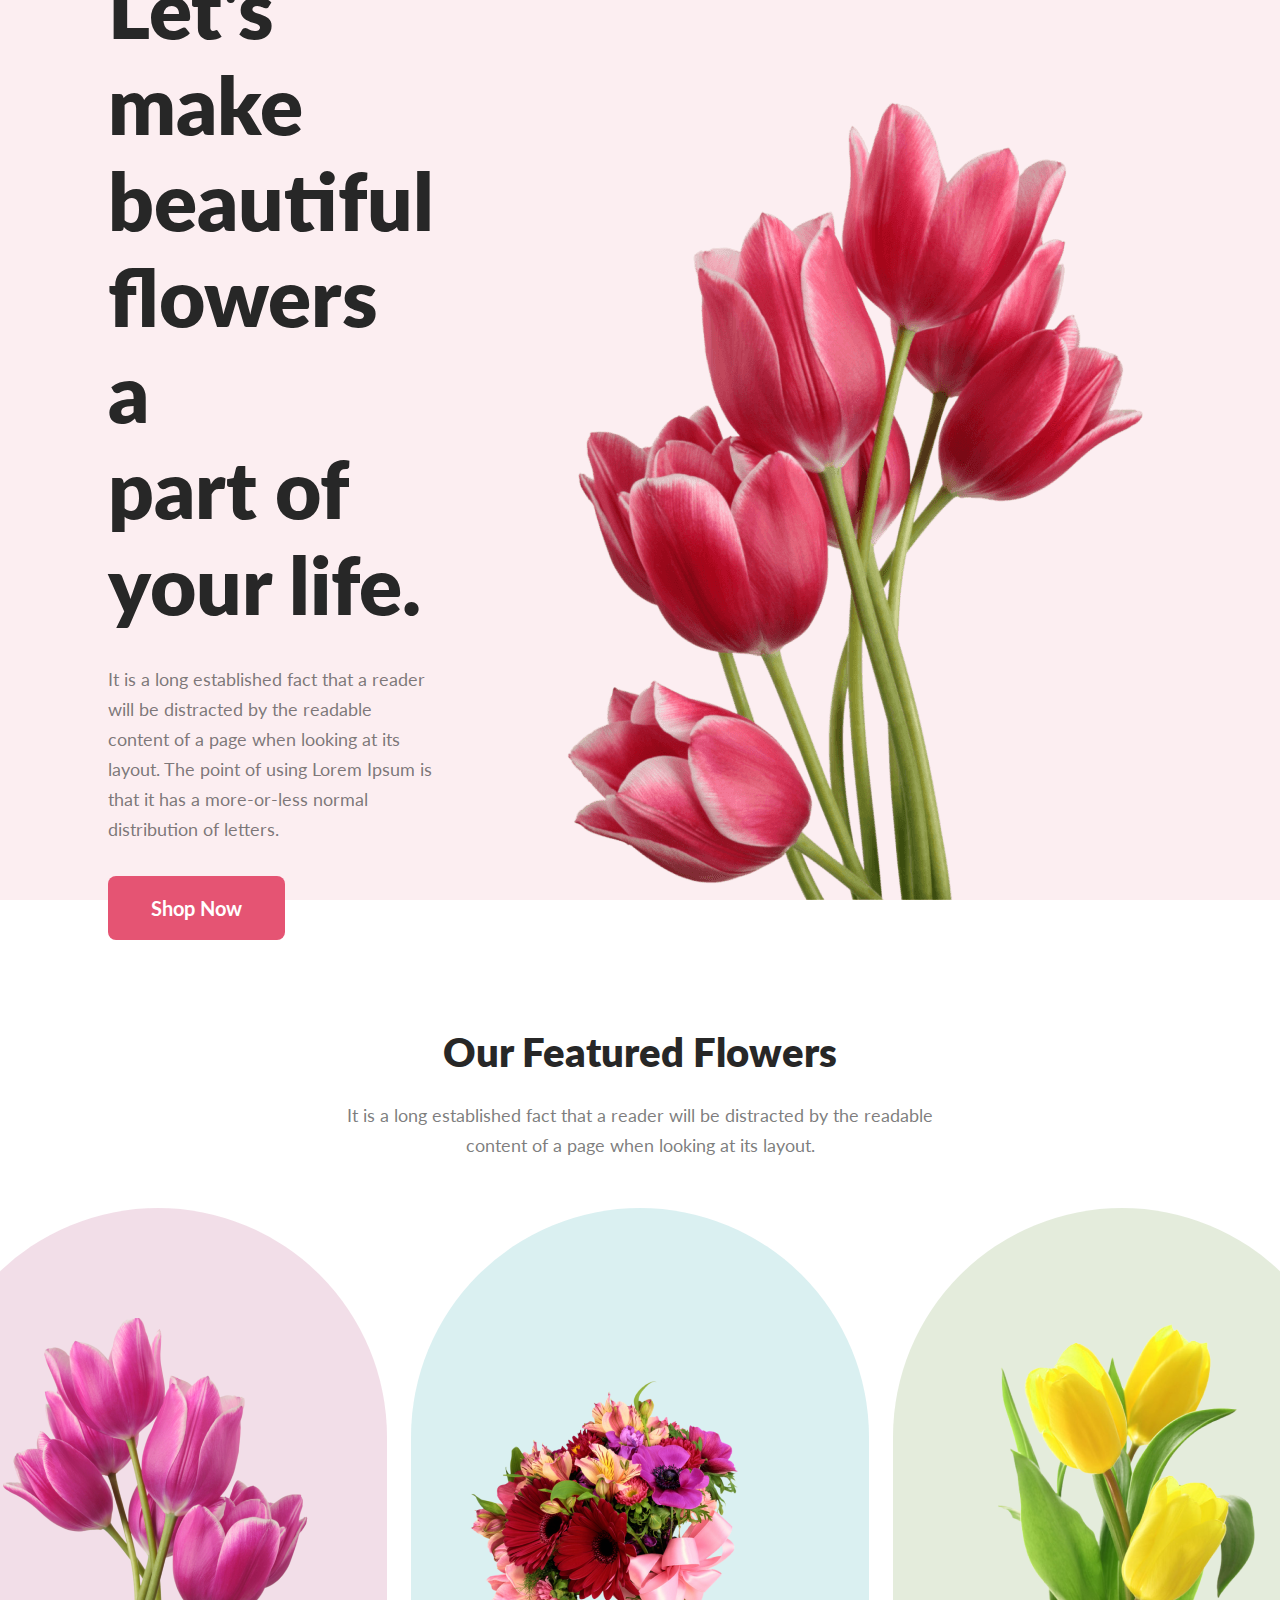
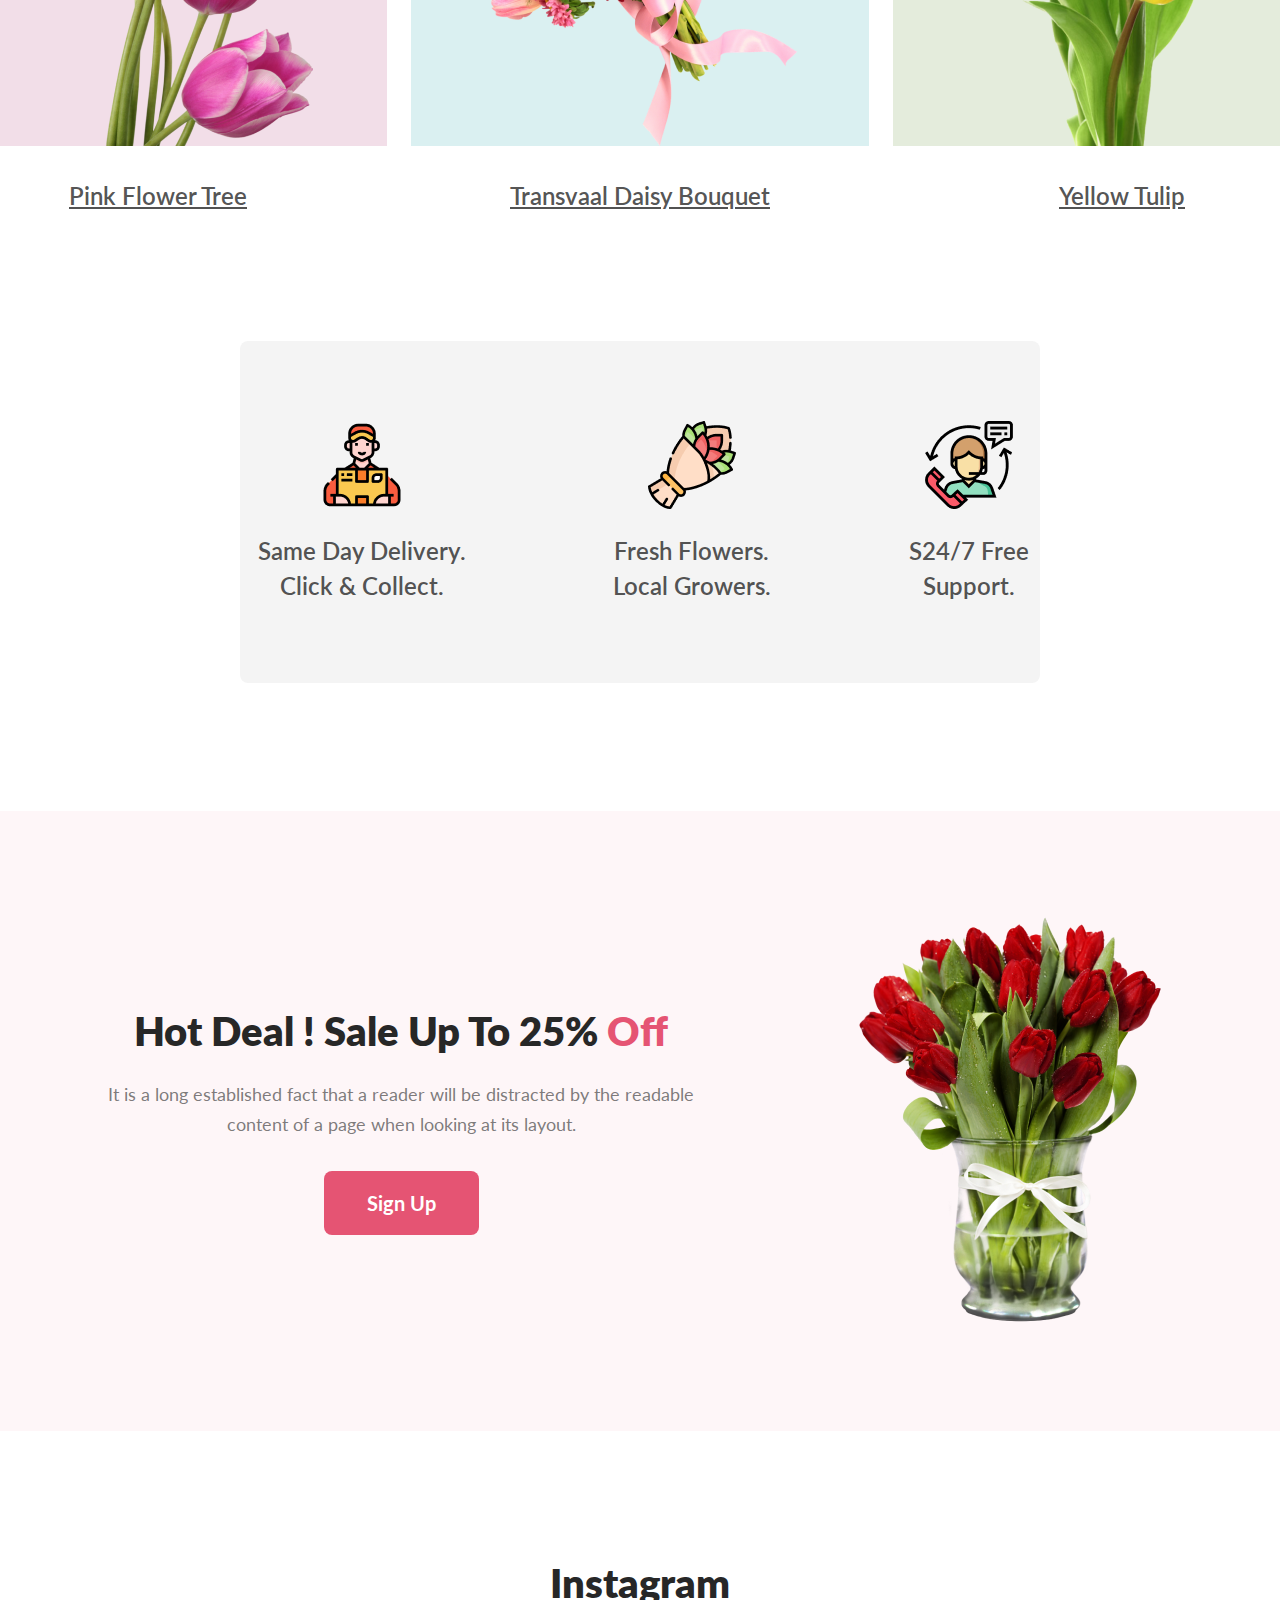
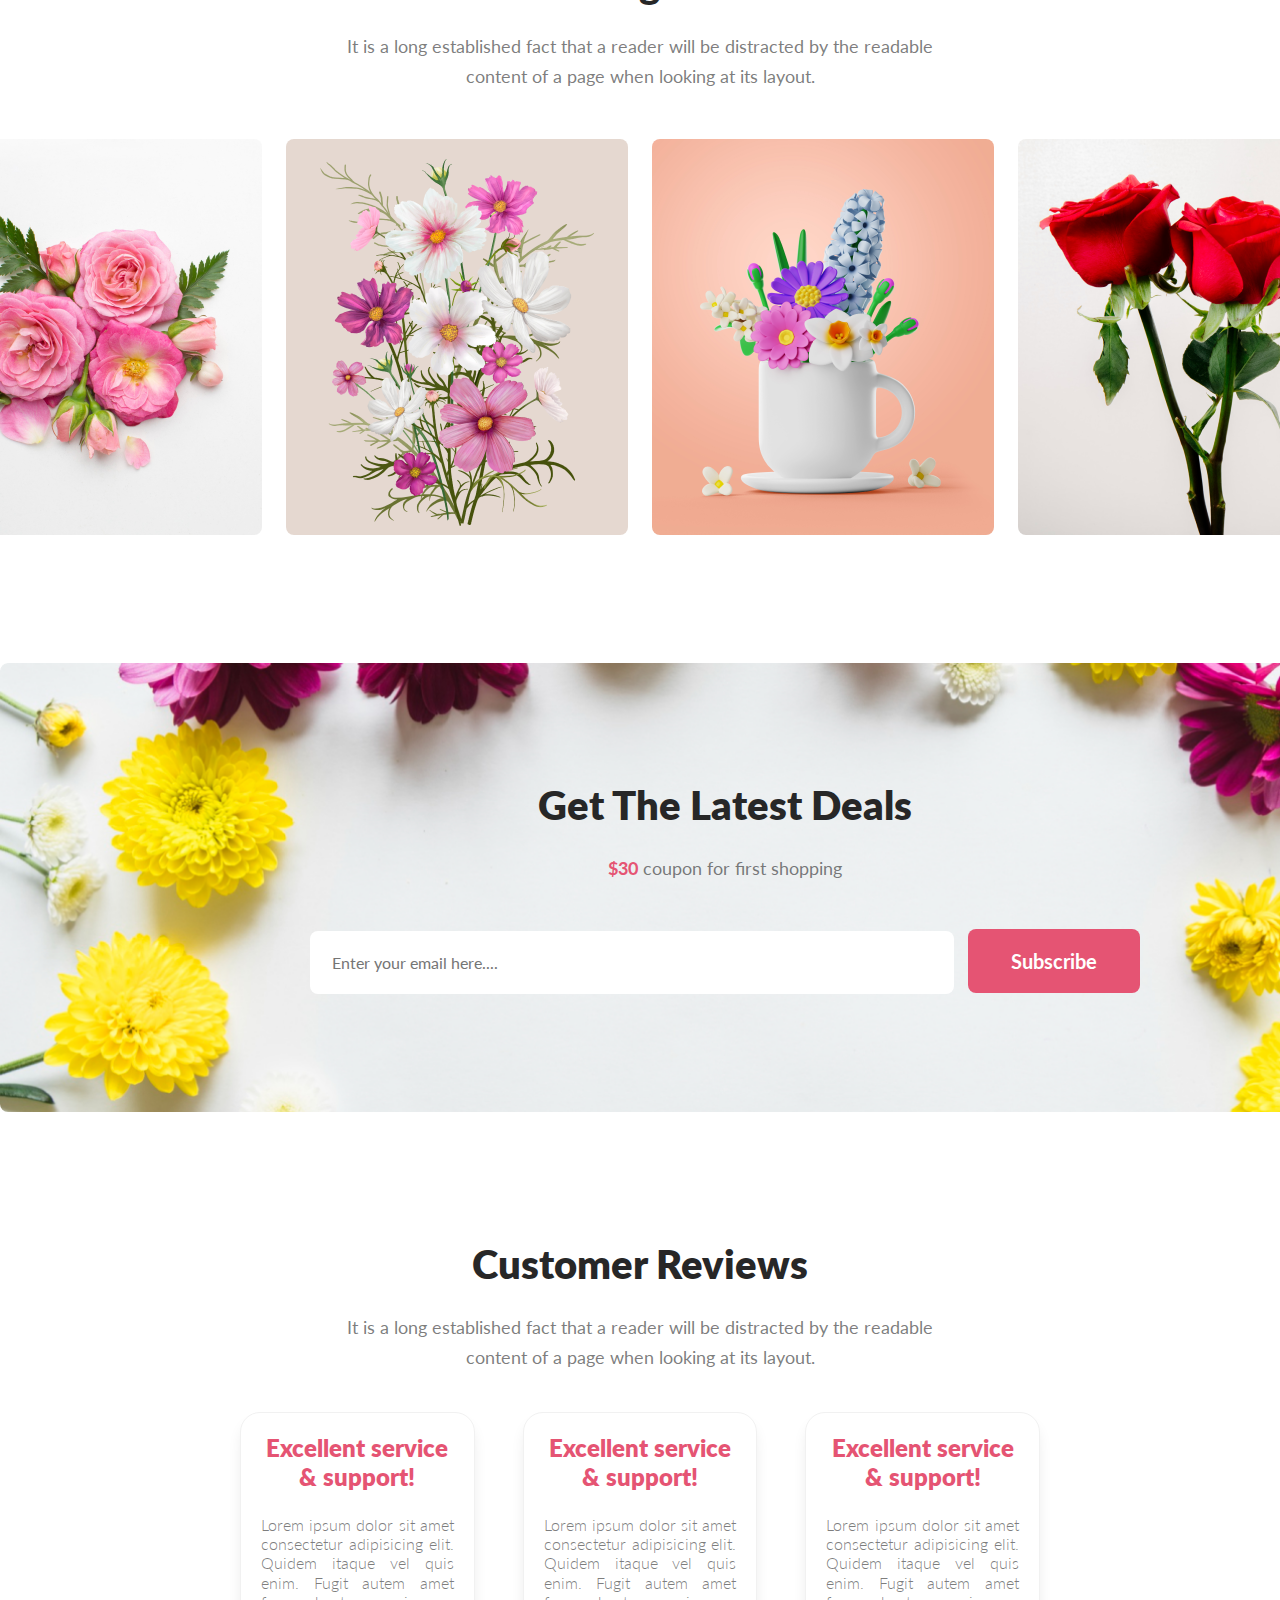
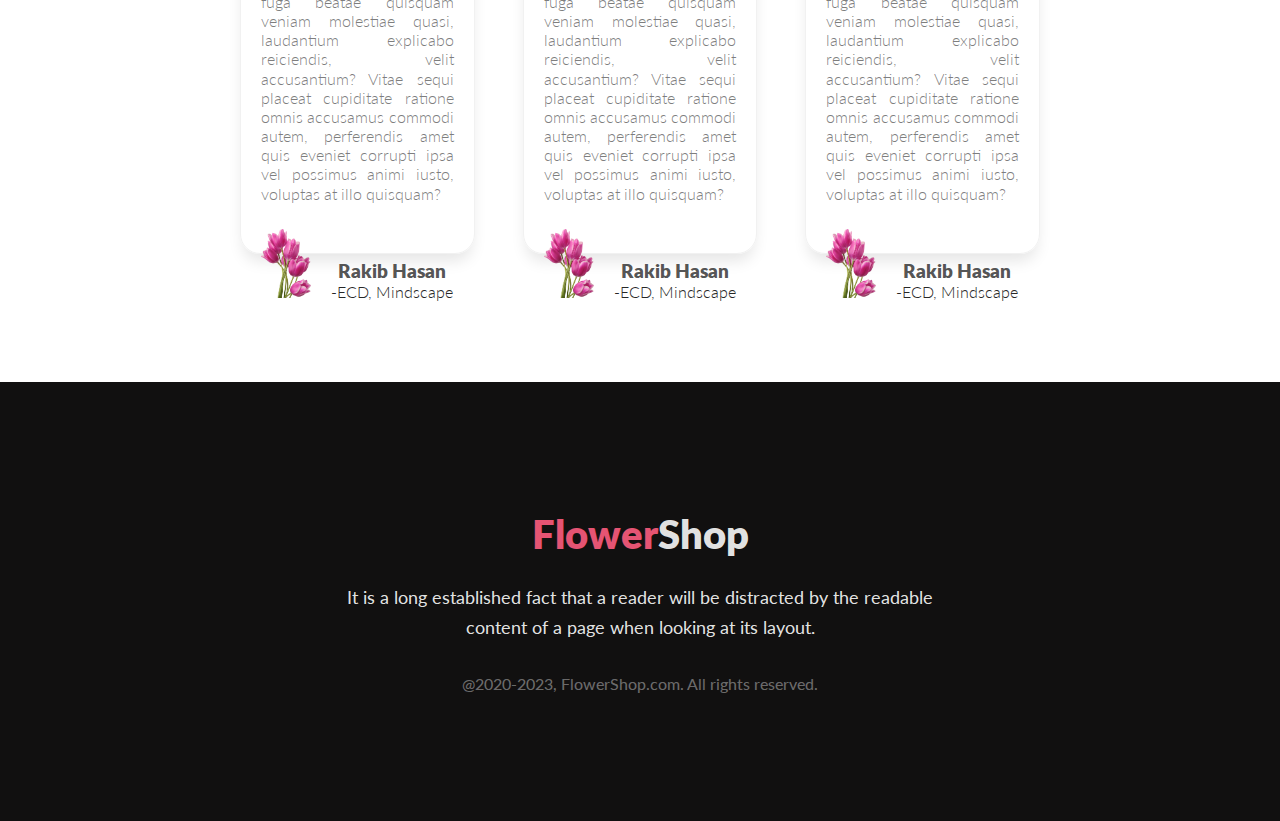
<file: index.html>
<!DOCTYPE html>

<html lang="en">
  <head>
    <meta charset="utf-8" />
    <meta http-equiv="X-UA-Compatible" content="IE=edge" />
    <title>Online Flower Shop</title>
    <meta name="description" content="" />
    <meta name="viewport" content="width=device-width, initial-scale=1" />
    <!--Google Fonts - Lato - import-->
    <link rel="preconnect" href="https://fonts.googleapis.com" />
    <link rel="preconnect" href="https://fonts.gstatic.com" crossorigin />
    <link
      href="https://fonts.googleapis.com/css2?family=Lato:wght@400;700;900&display=swap"
      rel="stylesheet"
    />
    <!--Favicon-->
    <link
      rel="icon"
      type="image/png"
      sizes="32x32"
      href="./images/Feature-1.png"
    />
    <!--Custom Stylesheet-->
    <link rel="stylesheet" href="./style/style.css" />
  </head>
  <body>
    <!--Hero Section-->
    <header class="hero-section">
      <div class="hero-text-container">
        <h1>Let's make <br />beautiful flowers a <br />part of your life.</h1>
        <p>
          It is a long established fact that a reader will be distracted by the
          readable<br />content of a page when looking at its layout. The point
          of using Lorem Ipsum is<br />
          that it has a more-or-less normal distribution of letters.
        </p>
        <a href="_blank" class="btn-primary">Shop Now</a>
      </div>
      <img src="./images/Hero-image.png" alt="Pink Tulips" class="hero-image" />
    </header>
    <main>
      <!--Featured Section-->
      <section class="featured-section">
        <h2>Our Featured Flowers</h2>
        <p>
          It is a long established fact that a reader will be distracted by the
          readable<br />content of a page when looking at its layout.
        </p>
        <div class="featured-items-container">
          <div class="featured-item-1">
            <div class="item-img-1">
              <img src="./images/Feature-1.png" alt="" />
            </div>
            <h3 class="item-name">Pink Flower Tree</h3>
          </div>
          <div class="featured-item-2">
            <div class="item-img-2">
              <img src="./images/Feature-2.png" alt="" />
            </div>
            <h3 class="item-name">Transvaal Daisy Bouquet</h3>
          </div>
          <div class="featured-item-3">
            <div class="item-img-3">
              <img src="./images/Feature-3.png" alt="" />
            </div>
            <h3 class="item-name">Yellow Tulip</h3>
          </div>
        </div>
      </section>
      <!--USP Section-->
      <section class="usp-section">
        <div class="usp-items">
          <img
            class="usp-icon"
            src="./images/Delivery-icon.png"
            alt="delivery man holding a box"
          />
          <h3 class="usp">Same Day Delivery. Click & Collect.</h3>
        </div>
        <div class="usp-items">
          <img
            class="usp-icon"
            src="./images/Fresh-flower-icon.png"
            alt="Fresh flower icon"
          />
          <h3 class="usp-text">Fresh Flowers. Local Growers.</h3>
        </div>
        <div class="usp-items">
          <img
            class="usp-icon"
            src="./images/Support-icon.png"
            alt="Support icon"
          />
          <h3 class="usp-text">S24/7 Free Support.</h3>
        </div>
      </section>
      <!--Hot Deal Section-->
      <section class="hot-deal-section">
        <div class="hot-deal-text">
          <h2>
            Hot Deal ! Sale Up To 25% <span class="pink-text-span">Off</span>
          </h2>
          <p>
            It is a long established fact that a reader will be distracted by
            the readable<br />content of a page when looking at its layout.
          </p>
          <a href="_blank" class="btn-primary">Sign Up</a>
        </div>
        <img
          src="./images/Hot-deal-image.png"
          alt="Hot deal image"
          class="Red tulips in a glass vase."
        />
      </section>
      <!--Instagram Section-->
      <section class="instagram-section">
        <h2>Instagram</h2>
        <p>
          It is a long established fact that a reader will be distracted by the
          readable<br />content of a page when looking at its layout.
        </p>
        <div class="instagram-items-container">
          <img
            class="instagram-item-image"
            src="./images/Instagram-image-1.png"
            alt="Pink Rose"
          />
          <img
            class="instagram-item-image"
            src="./images/Instagram-image-2.png"
            alt="Daisy Flowering Plant"
          />
          <img
            class="instagram-item-image"
            src="./images/Instagram-image-3.png"
            alt="A cup with flowers in it on a peach background"
          />
          <img
            class="instagram-item-image"
            src="./images/Instagram-image-4.png"
            alt="Red Rose"
          />
        </div>
      </section>
      <!--Subscribe Section-->
      <section class="subscribe-section">
        <h2>Get The Latest Deals</h2>
        <p><span>$30</span> coupon for first shopping</p>
        <div class="subscribe-form">
          <input type="email" placeholder="Enter your email here...." />
          <a href="_blank" class="btn-primary">Subscribe</a>
        </div>
      </section>
    </main>
    <!--Review Section -->
    <section class="review-section">
      <h2>Customer Reviews</h2>
      <p>
        It is a long established fact that a reader will be distracted by the
        readable<br />content of a page when looking at its layout.
      </p>
      <div class="cards">
        <div class="review-card">
          <div class="review-heading">Excellent service &amp; support!</div>
          <!-- Review Text -->
          <div class="review-text">
            <p>
              Lorem ipsum dolor sit amet consectetur adipisicing elit. Quidem
              itaque vel quis enim. Fugit autem amet fuga beatae quisquam veniam
              molestiae quasi, laudantium explicabo reiciendis, velit
              accusantium? Vitae sequi placeat cupiditate ratione omnis
              accusamus commodi autem, perferendis amet quis eveniet corrupti
              ipsa vel possimus animi iusto, voluptas at illo quisquam?
            </p>
          </div>
          <div class="reviewer">
            <img src="./images/Feature-1.png" alt="" />
            <div>
              <h3 class="reviewer-name">Rakib Hasan</h3>
              <h4 class="designation">-ECD, Mindscape</h4>
            </div>
          </div>
        </div>
        <div class="review-card">
          <div class="review-heading">Excellent service &amp; support!</div>
          <!-- Review Text -->
          <div class="review-text">
            <p>
              Lorem ipsum dolor sit amet consectetur adipisicing elit. Quidem
              itaque vel quis enim. Fugit autem amet fuga beatae quisquam veniam
              molestiae quasi, laudantium explicabo reiciendis, velit
              accusantium? Vitae sequi placeat cupiditate ratione omnis
              accusamus commodi autem, perferendis amet quis eveniet corrupti
              ipsa vel possimus animi iusto, voluptas at illo quisquam?
            </p>
          </div>
          <div class="reviewer">
            <img src="./images/Feature-1.png" alt="" />
            <div>
              <h3 class="reviewer-name">Rakib Hasan</h3>
              <h4 class="designation">-ECD, Mindscape</h4>
            </div>
          </div>
        </div>
        <div class="review-card">
          <div class="review-heading">Excellent service &amp; support!</div>
          <!-- Review Text -->
          <div class="review-text">
            <p>
              Lorem ipsum dolor sit amet consectetur adipisicing elit. Quidem
              itaque vel quis enim. Fugit autem amet fuga beatae quisquam veniam
              molestiae quasi, laudantium explicabo reiciendis, velit
              accusantium? Vitae sequi placeat cupiditate ratione omnis
              accusamus commodi autem, perferendis amet quis eveniet corrupti
              ipsa vel possimus animi iusto, voluptas at illo quisquam?
            </p>
          </div>
          <div class="reviewer">
            <img src="./images/Feature-1.png" alt="" />
            <div>
              <h3 class="reviewer-name">Rakib Hasan</h3>
              <h4 class="designation">-ECD, Mindscape</h4>
            </div>
          </div>
        </div>
      </div>
    </section>
    <!--Footer Section-->
    <footer>
      <h4><span class="pink-text-span">Flower</span>Shop</h4>
      <p>
        It is a long established fact that a reader will be distracted by the
        readable<br />content of a page when looking at its layout.
      </p>
      <h6 class="copyright">
        @2020-2023, FlowerShop.com. All rights reserved.
      </h6>
    </footer>
  </body>
</html>
</file>
<file: style/style.css>
/*Shared Style Elements*/

* {
  padding: 0;
  margin: 0;
}
h1 {
  color: #272727;
  font-family: Lato;
  font-size: 80px;
  font-style: normal;
  font-weight: 800;
  line-height: normal;
}
h2 {
  color: #272727;
  text-align: center;
  font-family: Lato;
  font-size: 40px;
  font-style: normal;
  font-weight: 800;
  line-height: normal;
  margin-bottom: 1.5rem;
}
h3 {
  color: rgba(39, 39, 39, 0.8);
  text-align: center;
  font-family: Lato;
  font-size: 24px;
  font-style: normal;
  font-weight: 600;
  line-height: 35px;
}
h4 {
  color: rgba(255, 255, 255, 0.9);
  text-align: center;
  font-family: Lato;
  font-size: 40px;
  font-style: normal;
  font-weight: 800;
  line-height: normal;
  margin-bottom: 1.5rem;
}
h5 {
  color: rgba(255, 255, 255, 0.4);
  text-align: center;
  font-family: Lato;
  font-size: 16px;
  font-style: normal;
  font-weight: 400;
  line-height: normal;
}
h6 {
  color: rgba(255, 255, 255, 0.4);
  text-align: center;
  font-family: Lato;
  font-size: 16px;
  font-style: normal;
  font-weight: 400;
  line-height: normal;
}
p {
  color: rgba(39, 39, 39, 0.6);
  font-family: Lato;
  font-size: 18px;
  font-style: normal;
  font-weight: 400;
  line-height: 30px;
}
.btn-primary {
  color: #fff;
  font-family: Lato;
  font-size: 20px;
  font-style: normal;
  font-weight: 700;
  line-height: normal;
  padding: 20px 43px;
  border-radius: 8px;
  background: #e55473;
  text-decoration: none;
}
.btn-primary:hover {
  background: #ee3a61;
}
.pink-text-span {
  color: #e55473;
}

/*Header Style Elements*/

.hero-section {
  background: rgba(229, 84, 115, 0.1);
  height: 100vh;
  display: flex;
  align-items: center;
  justify-content: center;
  gap: 6.5rem;
  padding: 0 15rem;
}
.hero-text-container {
  display: flex;
  flex-direction: column;
  align-items: flex-start;
  gap: 2rem;
}
.hero-image {
  align-self: flex-end;
}

/*Featured Section Style Elements*/

.featured-section {
  margin-top: 8rem;
  text-align: center;
}
.featured-items-container {
  margin-top: 3rem;
  display: flex;
  justify-content: center;
  gap: 1.5rem;
}
.featured-item-1 {
  display: flex;
  flex-direction: column;
  justify-content: center;
  gap: 2rem;
}
.featured-item-2 {
  display: flex;
  flex-direction: column;
  justify-content: center;
  gap: 2rem;
}
.featured-item-3 {
  display: flex;
  flex-direction: column;
  justify-content: center;
  gap: 2rem;
}

/*Featured Items Common Style Elements*/

.item-img-1,
.item-img-2,
.item-img-3 {
  border-radius: 300px 300px 0px 0px;
  width: 28.625rem;
  height: 33.625rem;
  align-items: flex-end;
  justify-content: center;
  display: flex;
}
.item-img-1 {
  background: rgba(167, 33, 98, 0.15);
}
.item-img-2 {
  background: rgba(5, 151, 160, 0.15);
}
.item-img-3 {
  background: rgba(71, 125, 17, 0.15);
}
.item-name {
  text-decoration: underline;
  cursor: pointer;
}

/*USP Section Style Elements*/

.usp-section {
  margin: 8rem 15rem;
  border-radius: 8px;
  background: rgba(39, 39, 39, 0.05);
  display: flex;
  align-items: center;
  justify-content: center;
  gap: 6.5em;
  padding: 5rem 0;
  text-align: center;
}
.usp-items {
  display: flex;
  flex-direction: column;
  align-items: center;
  gap: 1.5rem;
}
.usp-icon {
  height: 5.5rem;
  width: 5.5rem;
}

/*Hot Deal Section Style Elements*/

.hot-deal-section {
  padding: 6.25rem 0;
  margin: 8rem 0;
  display: flex;
  justify-content: center;
  align-items: center;
  text-align: center;
  gap: 10rem;
  background: rgba(229, 84, 115, 0.05);
}
.hot-deal-text {
  display: flex;
  flex-direction: column;
  justify-content: center;
  align-items: center;
}

.hot-deal-text p {
  margin-bottom: 2rem;
}

/*Instagram Section Style Elements*/

.instagram-section {
  margin: 8rem 15rem;
  text-align: center;
}

.instagram-items-container {
  margin-top: 3rem;
  display: flex;
  justify-content: center;
  gap: 1.5em;
}
.instagram-items-container img {
  border-radius: 8px;
}
.instagram-items-container img:hover {
  transform: scale(1.05);
  transition: 1000ms ease-in-out;
  box-shadow: 0px 10px 15px -3px rgba(0, 0, 0, 0.1);
}

/*Subscribe Section Style Elements*/

.subscribe-section {
  margin: 3rem auto;
  border-radius: 8px;
  background: url(../images/Subscribe-image.png);
  background-repeat: no-repeat;
  background-size: cover;
  display: flex;
  flex-direction: column;
  align-items: center;
  justify-content: center;
  width: 1450px;
  height: 449px;
  flex-shrink: 0;
}
.subscribe-section p span {
  color: #e55473;
  font-weight: 700;
  font-size: 18px;
  line-height: normal;
}
.subscribe-section p {
  margin-bottom: 3rem;
}
.subscribe-form input {
  color: rgba(39, 39, 39, 0.6);
  font-family: Lato;
  font-size: 16px;
  font-style: normal;
  font-weight: 400;
  line-height: normal;
  width: 600px;
  padding: 22px 22px;
  border-radius: 8px;
  border: none;
  margin-right: 10px;
}

/*Review Section*/

.review-section {
  margin: 8rem 15rem;
  text-align: center;
  display: flex;
  flex-direction: column;
}
.cards {
  display: flex;
  background-color: transparent;
  justify-content: center;
  gap: 3rem;
  border-radius: 20px;
  margin-top: 2.5rem;
  text-align: left;
}
.review-card {
  flex-direction: column;
  display: flex;
  align-items: flex-start;
  width: 300px;
  height: 400px;
  border: 0.5px solid #f1f1f1;
  background-color: transparent;
  border-radius: 20px;
  padding: 20px;
  box-shadow: 0px 10px 15px -3px rgba(0, 0, 0, 0.1);
}
.review-card:hover {
  transform: scale(1.05);
  transition: 1000ms ease-in-out;
  box-shadow: 0px 10px 15px -3px rgba(0, 0, 0, 0.1);
}
.review-heading {
  color: #e55473;
  text-align: center;
  font-family: Lato;
  font-size: 1.5rem;
  font-style: normal;
  font-weight: 800;
  line-height: normal;
  margin-bottom: 1.5rem;
}
.review-text p {
  font-family: Lato;
  font-size: 1rem;
  font-style: normal;
  font-weight: 300;
  line-height: 1.2;
  text-align: justify;
  text-justify: distribute-all-lines;
}
.reviewer {
  display: flex;
  justify-content: center;
  align-items: center;
  text-align: left;
}
.reviewer-name {
  padding-top: 3.5rem;
  font-size: 1.2rem;
  font-style: normal;
  font-weight: 800;
  line-height: 1.2;
}
.reviewer img {
  width: 50px;
  height: auto;
  padding-right: 20px;
}
.designation {
  color: #272727;
  font-family: Lato;
  text-align: left;
  font-size: 1rem;
  font-style: normal;
  font-weight: 300;
  line-height: 1.2;
}

/*Footer Section Style Elements*/

footer {
  margin-top: 8rem;
  background: #111010;
  padding: 8rem 0;
}

footer p {
  color: rgba(255, 255, 255, 0.9);
  text-align: center;
  font-family: Lato;
  font-size: 18px;
  font-style: normal;
  font-weight: 400;
  line-height: 30px;
  margin-bottom: 2rem;
}
</file>
